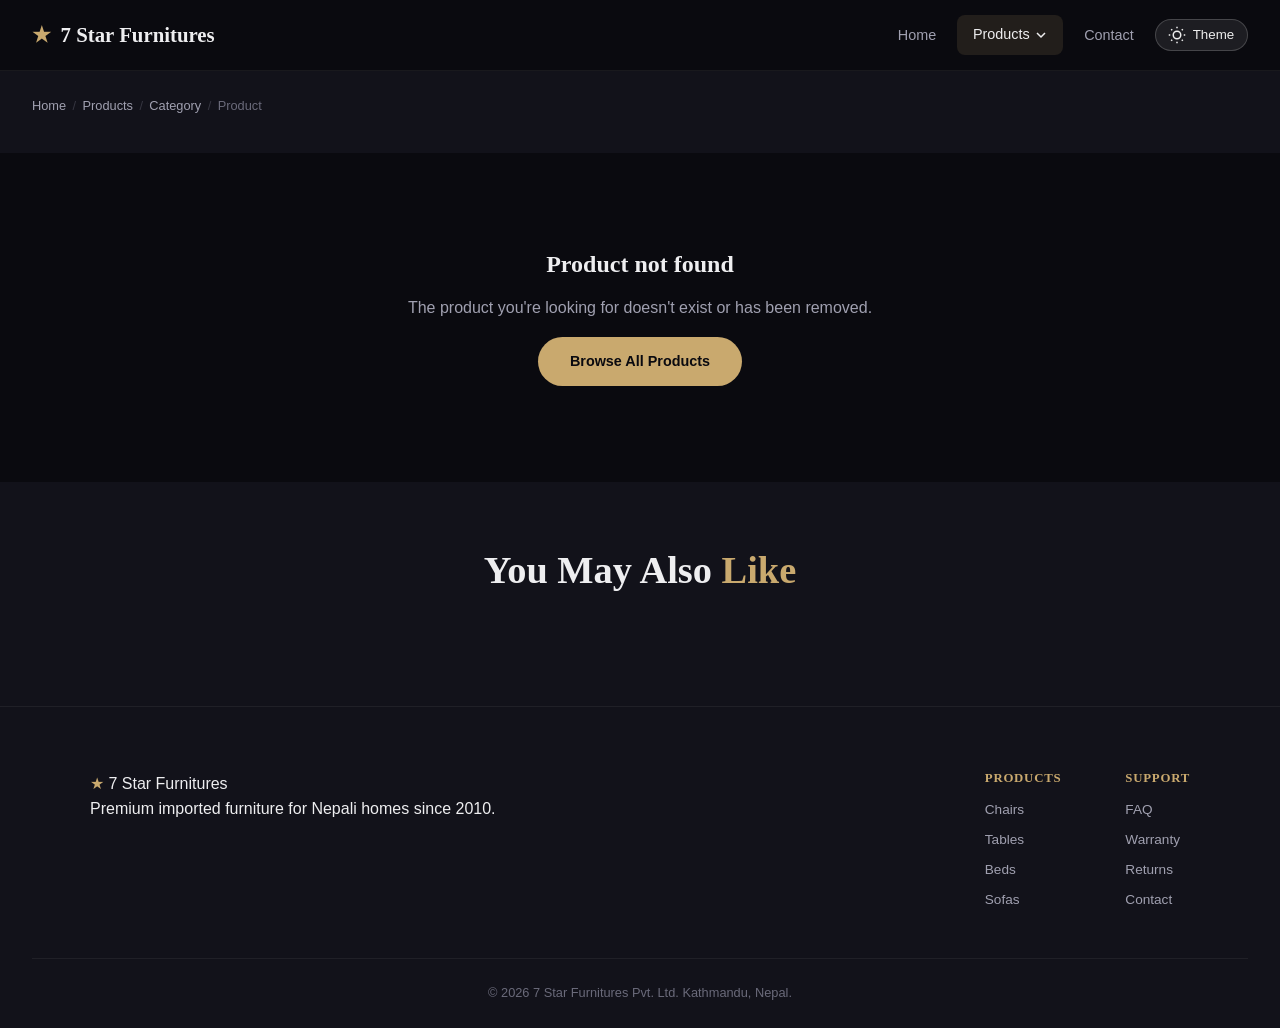
<file: pages/product.html>
<!DOCTYPE html>
<html lang="en" data-theme="dark">
<head>
  <meta charset="UTF-8" />
  <meta name="viewport" content="width=device-width, initial-scale=1.0" />
  <meta http-equiv="X-Frame-Options" content="DENY" />
  <meta http-equiv="X-Content-Type-Options" content="nosniff" />
  <meta name="referrer" content="strict-origin-when-cross-origin" />
  <meta http-equiv="Content-Security-Policy" content="default-src 'self'; script-src 'self'; style-src 'self' 'unsafe-inline' https://fonts.googleapis.com; font-src https://fonts.gstatic.com; img-src 'self' data:; frame-src 'none';" />

  <!-- Base SEO (JS updates title + OG dynamically per product) -->
  <title>Product - 7 Star Furnitures Nepal</title>
  <meta name="description" content="View product details, specifications, colors, and pricing. Premium imported furniture with free delivery in Kathmandu Valley on orders above Rs. 50,000." />
  <meta name="robots" content="index, follow" />

  <meta property="og:type" content="product" />
  <meta property="og:site_name" content="7 Star Furnitures" />
  <meta name="twitter:card" content="summary_large_image" />
  <link rel="stylesheet" href="../css/variables.css" />
  <link rel="stylesheet" href="../css/base.css" />
  <link rel="stylesheet" href="../css/components.css" />
  <link rel="stylesheet" href="../css/product-detail.css" />
  <link rel="stylesheet" href="../css/responsive.css" />
  <link href="https://fonts.googleapis.com/css2?family=Playfair+Display:wght@400;600;700&family=Inter:wght@300;400;500;600&display=swap" rel="stylesheet" />
</head>
<body>

  <!-- NAVBAR -->
  <nav class="navbar" id="navbar">
    <div class="nav-inner">
      <a href="../index.html" class="logo">
        <span class="logo-icon">★</span>
        <span class="logo-text">7 Star <span class="logo-accent">Furnitures</span></span>
      </a>
      <ul class="nav-links">
        <li><a href="../index.html" class="nav-link">Home</a></li>
        <li class="dropdown">
          <a href="products.html" class="nav-link dropdown-toggle active">
            Products <svg class="chevron" width="12" height="12" viewBox="0 0 12 12"><path d="M2 4l4 4 4-4" stroke="currentColor" stroke-width="1.5" fill="none"/></svg>
          </a>
          <div class="dropdown-mega">
            <div class="dropdown-inner">
              <div class="dropdown-col">
                <h4 class="dropdown-heading">Chairs</h4>
                <a href="products.html?category=Chairs&sub=Office" class="dropdown-item">Office Chairs</a>
                <a href="products.html?category=Chairs&sub=Home" class="dropdown-item">Home Chairs</a>
                <a href="products.html?category=Chairs&sub=Bar" class="dropdown-item">Bar Stools</a>
                <a href="products.html?category=Chairs&sub=Single Dining Chairs" class="dropdown-item">Dining Chairs</a>
              </div>
              <div class="dropdown-col">
                <h4 class="dropdown-heading">Tables</h4>
                <a href="products.html?category=Tables&sub=Office" class="dropdown-item">Office Tables</a>
                <a href="products.html?category=Tables&sub=Home Desk" class="dropdown-item">Home Desks</a>
                <a href="products.html?category=Tables&sub=Computer Table" class="dropdown-item">Computer Tables</a>
                <a href="products.html?category=Tables&sub=Tea Table" class="dropdown-item">Tea Tables</a>
                <a href="products.html?category=Tables&sub=Dining Set" class="dropdown-item">Dining Sets</a>
              </div>
              <div class="dropdown-col">
                <h4 class="dropdown-heading">Beds</h4>
                <a href="products.html?category=Beds&sub=Single" class="dropdown-item">Single Bed</a>
                <a href="products.html?category=Beds&sub=Double" class="dropdown-item">Double Bed</a>
                <a href="products.html?category=Beds&sub=King" class="dropdown-item">King Size</a>
                <a href="products.html?category=Beds&sub=Queen" class="dropdown-item">Queen Size</a>
                <a href="products.html?category=Beds&sub=Round" class="dropdown-item">Round Bed</a>
              </div>
              <div class="dropdown-col">
                <h4 class="dropdown-heading">Sofas / Couches</h4>
                <a href="products.html?category=Sofas / Couches&sub=5 Seater" class="dropdown-item">5 Seater</a>
                <a href="products.html?category=Sofas / Couches&sub=7 Seater" class="dropdown-item">7 Seater</a>
                <a href="products.html?category=Sofas / Couches&sub=10 Seater" class="dropdown-item">10 Seater</a>
                <a href="products.html?category=Sofas / Couches&sub=15 Seater" class="dropdown-item">15 Seater</a>
                <a href="products.html?category=Sofas / Couches&sub=L-Shaped" class="dropdown-item">L-Shaped</a>
              </div>
            </div>
          </div>
        </li>
        <li><a href="../index.html#contact" class="nav-link">Contact</a></li>
        <li class="theme-toggle-wrap">
          <button class="theme-toggle" id="themeToggle" aria-label="Toggle theme">
            <svg class="icon-sun" width="18" height="18" viewBox="0 0 24 24" fill="none" stroke="currentColor" stroke-width="2"><circle cx="12" cy="12" r="5"/><path d="M12 1v2M12 21v2M4.22 4.22l1.42 1.42M18.36 18.36l1.42 1.42M1 12h2M21 12h2M4.22 19.78l1.42-1.42M18.36 5.64l1.42-1.42"/></svg>
            <svg class="icon-moon" width="18" height="18" viewBox="0 0 24 24" fill="none" stroke="currentColor" stroke-width="2"><path d="M21 12.79A9 9 0 1111.21 3 7 7 0 0021 12.79z"/></svg>
            <span class="toggle-label">Theme</span>
          </button>
        </li>
      </ul>
      <button class="hamburger" id="hamburger" aria-label="Menu"><span></span><span></span><span></span></button>
    </div>
  </nav>

  <!-- BREADCRUMB -->
  <section class="page-header page-header-sm">
    <div class="page-header-inner">
      <nav class="breadcrumb" id="breadcrumb">
        <a href="../index.html">Home</a><span class="bc-sep">/</span>
        <a href="products.html">Products</a><span class="bc-sep">/</span>
        <a href="#" id="bcCategory">Category</a><span class="bc-sep">/</span>
        <span id="bcProduct">Product</span>
      </nav>
    </div>
  </section>

  <!-- PRODUCT DETAIL -->
  <section class="product-detail" id="productDetail">
    <div class="product-detail-inner">
      <div class="product-gallery">
        <div class="gallery-main">
          <img id="mainImage" src="" alt="" />
          <span class="product-badge" id="productBadge"></span>
        </div>
        <div class="gallery-thumbs" id="galleryThumbs"></div>
      </div>
      <div class="product-info">
        <div class="product-meta-top">
          <span class="product-category-tag" id="productCatTag"></span>
          <div class="product-rating-display" id="productRating"></div>
        </div>
        <h1 class="product-name" id="productName">Loading...</h1>
        <div class="product-pricing" id="productPricing"></div>
        <p class="product-desc" id="productDesc"></p>

        <div class="product-option" id="colorOption">
          <label class="option-label">Color:</label>
          <div class="color-options" id="colorOptions"></div>
        </div>
        <div class="product-option">
          <label class="option-label">Quantity:</label>
          <div class="qty-selector">
            <button class="qty-btn" id="qtyMinus">−</button>
            <input type="number" class="qty-input" id="qtyInput" value="1" min="1" max="10" />
            <button class="qty-btn" id="qtyPlus">+</button>
          </div>
        </div>

        <div class="product-actions">
          <button class="btn btn-primary btn-lg" id="addToCart">
            <svg width="20" height="20" viewBox="0 0 24 24" fill="none" stroke="currentColor" stroke-width="2"><circle cx="9" cy="21" r="1"/><circle cx="20" cy="21" r="1"/><path d="M1 1h4l2.68 13.39a2 2 0 002 1.61h9.72a2 2 0 002-1.61L23 6H6"/></svg>
            Add to Cart
          </button>
          <button class="btn btn-outline btn-lg" id="buyNow">Buy Now</button>
        </div>
        <div class="product-stock" id="productStock"></div>

        <div class="product-specs">
          <h3 class="specs-title">Specifications</h3>
          <table class="specs-table" id="specsTable"></table>
        </div>
        <div class="product-features">
          <h3 class="specs-title">Features</h3>
          <ul class="features-list" id="featuresList"></ul>
        </div>

        <div class="trust-badges">
          <div class="trust-badge">
            <svg width="20" height="20" viewBox="0 0 24 24" fill="none" stroke="currentColor" stroke-width="1.5"><path d="M12 22s8-4 8-10V5l-8-3-8 3v7c0 6 8 10 8 10z"/></svg>
            <span>Quality Guaranteed</span>
          </div>
          <div class="trust-badge">
            <svg width="20" height="20" viewBox="0 0 24 24" fill="none" stroke="currentColor" stroke-width="1.5"><rect x="1" y="3" width="15" height="13"/><polygon points="16 8 20 8 23 11 23 16 16 16 16 8"/><circle cx="5.5" cy="18.5" r="2.5"/><circle cx="18.5" cy="18.5" r="2.5"/></svg>
            <span>Free Delivery Above Rs. 50,000</span>
          </div>
          <div class="trust-badge">
            <svg width="20" height="20" viewBox="0 0 24 24" fill="none" stroke="currentColor" stroke-width="1.5"><polyline points="23 4 23 10 17 10"/><path d="M20.49 15a9 9 0 1 1-2.12-9.36L23 10"/></svg>
            <span>7-Day Easy Returns</span>
          </div>
          <div class="trust-badge">
            <svg width="20" height="20" viewBox="0 0 24 24" fill="none" stroke="currentColor" stroke-width="1.5"><rect x="1" y="4" width="22" height="16" rx="2" ry="2"/><line x1="1" y1="10" x2="23" y2="10"/></svg>
            <span>eSewa / Khalti / COD</span>
          </div>
        </div>
      </div>
    </div>
  </section>

  <!-- RELATED -->
  <section class="related-products">
    <div class="section-inner">
      <h2 class="section-title">You May Also <span class="accent">Like</span></h2>
      <div class="products-grid" id="relatedGrid"></div>
    </div>
  </section>

  <!-- FOOTER -->
  <footer class="footer">
    <div class="footer-inner">
      <div class="footer-brand">
        <span class="logo-icon">★</span>
        <span class="logo-text">7 Star <span class="logo-accent">Furnitures</span></span>
        <p class="footer-tagline">Premium imported furniture for Nepali homes since 2010.</p>
      </div>
      <div class="footer-links">
        <div class="footer-col"><h4>Products</h4><a href="products.html?category=Chairs">Chairs</a><a href="products.html?category=Tables">Tables</a><a href="products.html?category=Beds">Beds</a><a href="products.html?category=Sofas / Couches">Sofas</a></div>
        <div class="footer-col"><h4>Support</h4><a href="#">FAQ</a><a href="#">Warranty</a><a href="#">Returns</a><a href="../index.html#contact">Contact</a></div>
      </div>
    </div>
    <div class="footer-bottom"><p>&copy; 2026 7 Star Furnitures Pvt. Ltd. Kathmandu, Nepal.</p></div>
  </footer>

  <script src="../js/data/products.js"></script>
  <script src="../js/common.js"></script>
  <script src="../js/product-page.js"></script>
</body>
</html>
</file>
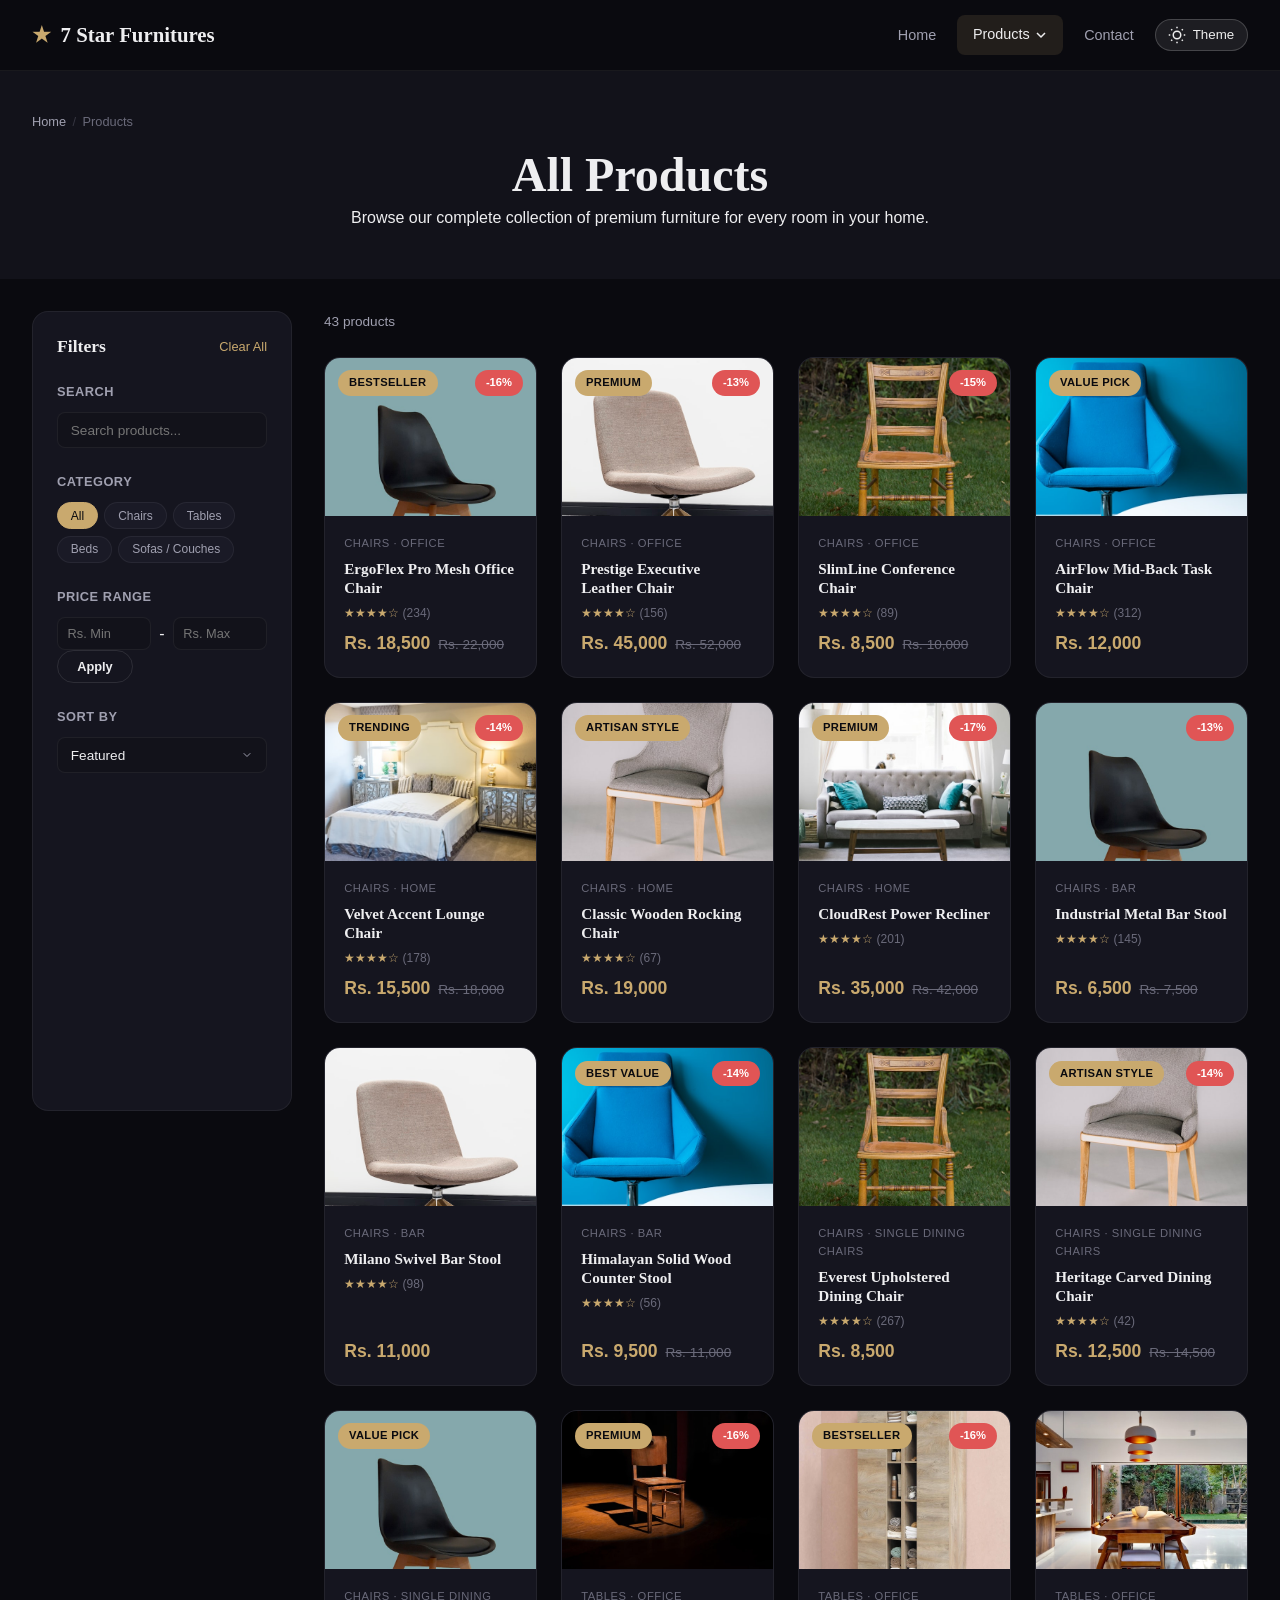
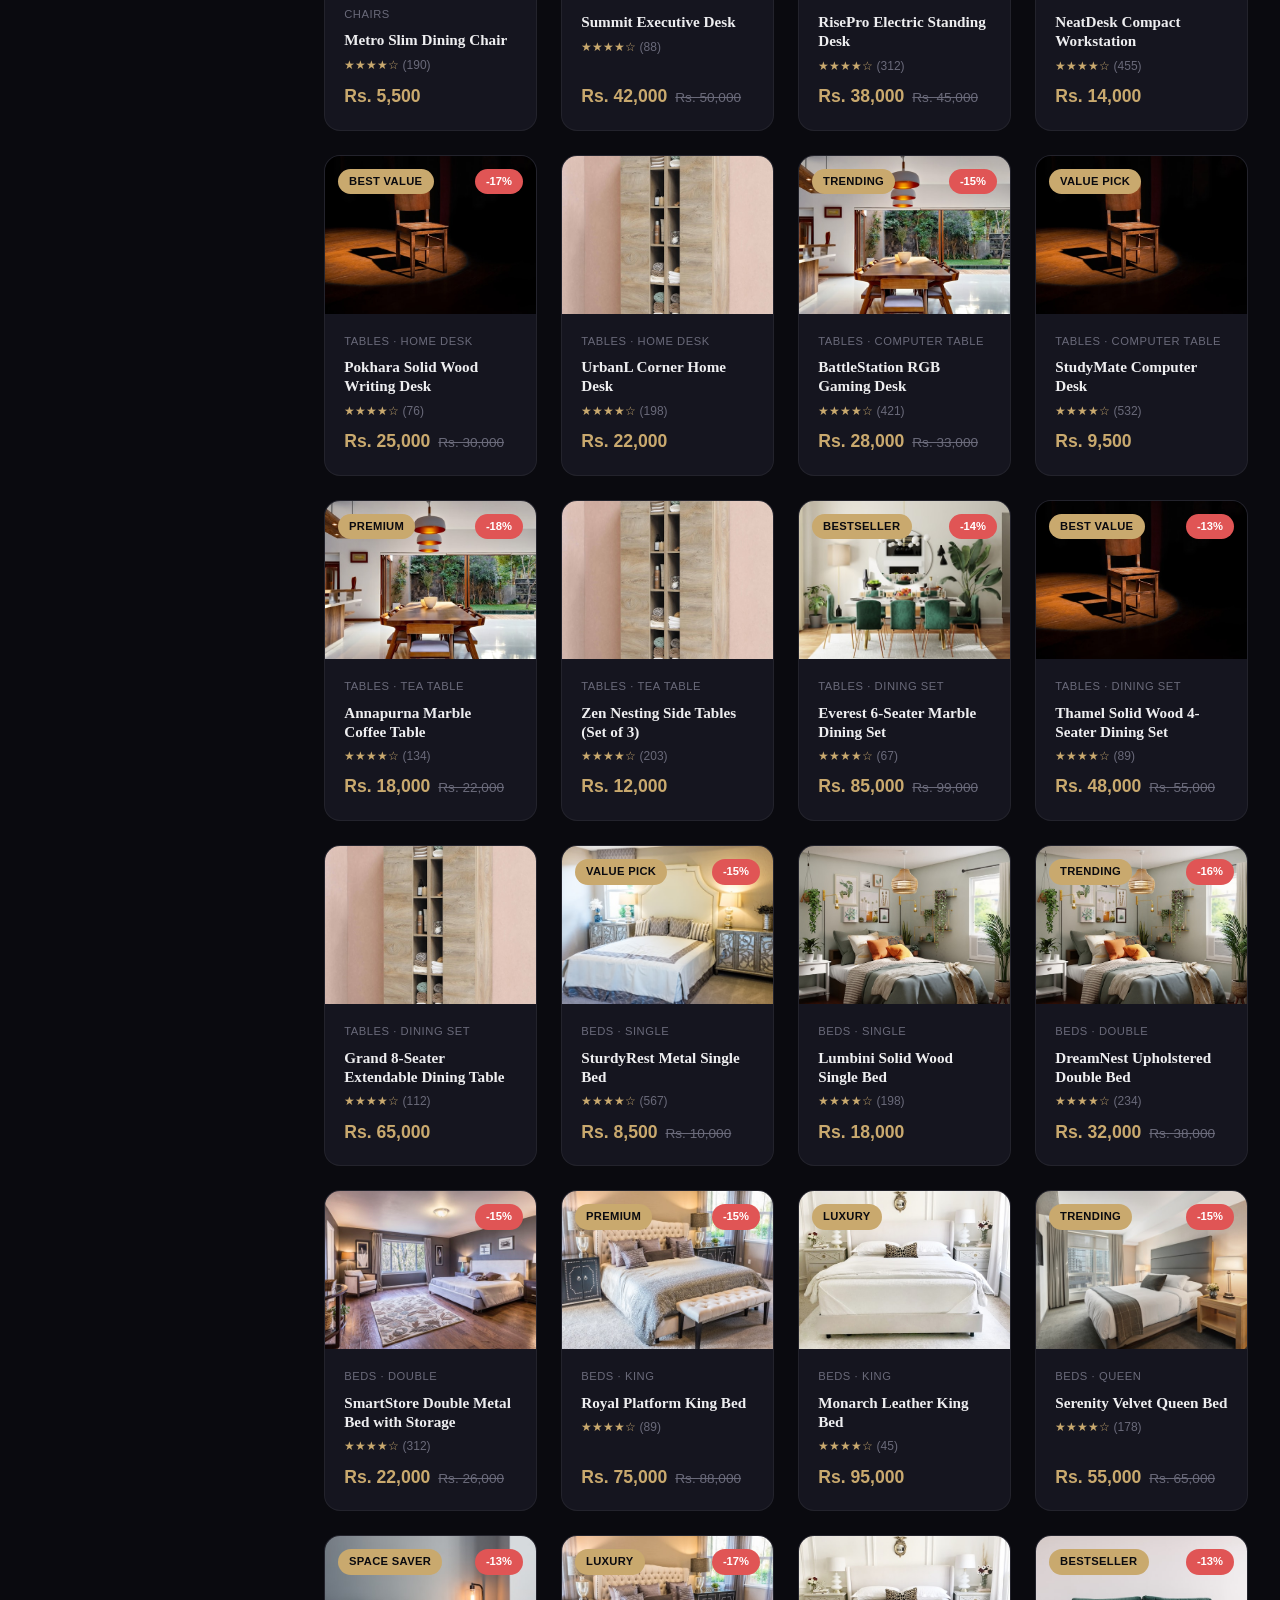
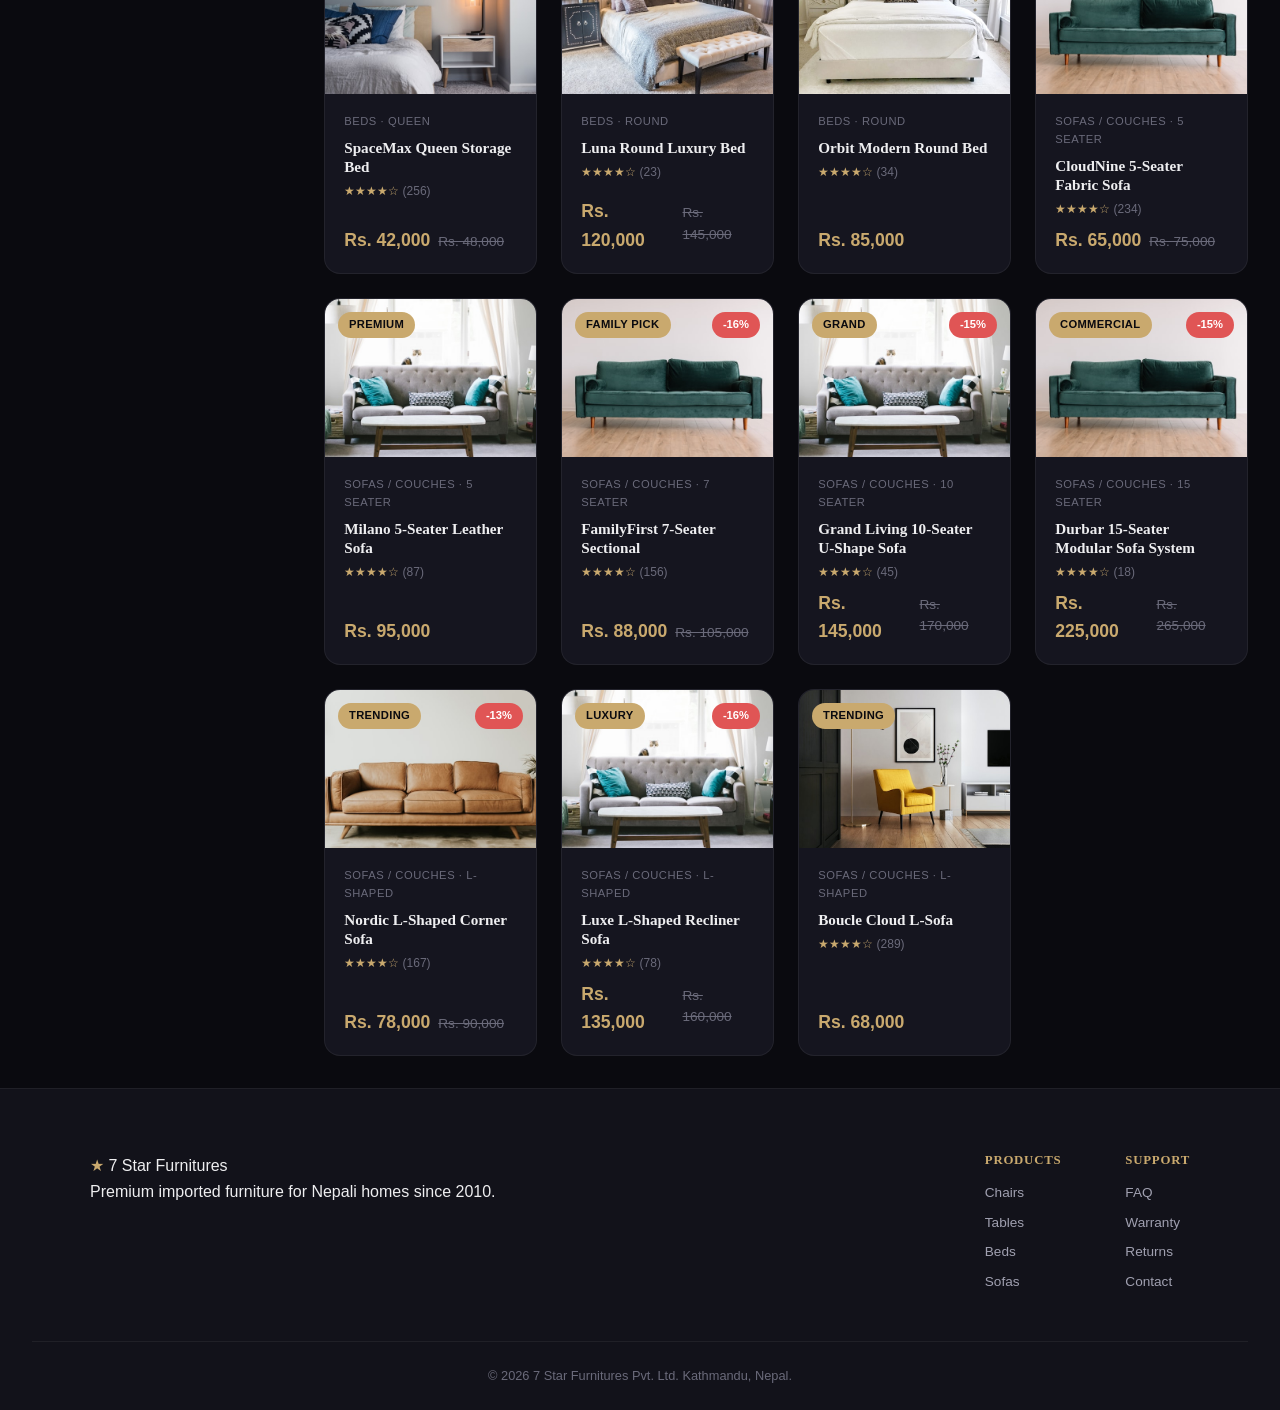
<file: pages/products.html>
<!DOCTYPE html>
<html lang="en" data-theme="dark">
<head>
  <meta charset="UTF-8" />
  <meta name="viewport" content="width=device-width, initial-scale=1.0" />
  <meta http-equiv="X-Frame-Options" content="DENY" />
  <meta http-equiv="X-Content-Type-Options" content="nosniff" />
  <meta name="referrer" content="strict-origin-when-cross-origin" />
  <meta http-equiv="Content-Security-Policy" content="default-src 'self'; script-src 'self'; style-src 'self' 'unsafe-inline' https://fonts.googleapis.com; font-src https://fonts.gstatic.com; img-src 'self' data:; frame-src 'none';" />

  <title>Shop Furniture Online - Chairs, Tables, Beds, Sofas | 7 Star Furnitures Nepal</title>
  <meta name="title" content="Shop Furniture Online - Chairs, Tables, Beds, Sofas | 7 Star Furnitures Nepal" />
  <meta name="description" content="Browse 350+ premium imported furniture pieces. Office chairs from Rs. 8,500, dining sets from Rs. 48,000, king beds from Rs. 75,000, L-shaped sofas from Rs. 68,000. Filter by category, price, and rating. Free delivery above Rs. 50,000." />
  <meta name="keywords" content="buy furniture online Nepal, office chair price Nepal, dining table Kathmandu, sofa set Nepal, bed price Kathmandu, furniture shop online, imported furniture price, ergonomic chair Nepal, standing desk Nepal, king size bed Nepal" />
  <meta name="robots" content="index, follow" />
  <link rel="canonical" href="https://bit-nk.github.io/seven-star-furnitures/pages/products.html" />

  <meta property="og:type" content="website" />
  <meta property="og:url" content="https://bit-nk.github.io/seven-star-furnitures/pages/products.html" />
  <meta property="og:title" content="Shop Furniture Online - 7 Star Furnitures Nepal" />
  <meta property="og:description" content="Browse 350+ premium imported chairs, tables, beds, and sofas. Direct factory prices. Free delivery in Kathmandu Valley." />
  <meta property="og:image" content="https://bit-nk.github.io/seven-star-furnitures/assets/images/LargeDining.jpeg" />

  <meta name="twitter:card" content="summary_large_image" />
  <meta name="twitter:title" content="Shop Furniture Online - 7 Star Furnitures Nepal" />
  <meta name="twitter:description" content="Browse 350+ premium imported chairs, tables, beds, and sofas at direct factory prices." />
  <meta name="twitter:image" content="https://bit-nk.github.io/seven-star-furnitures/assets/images/LargeDining.jpeg" />

  <!-- Structured Data: Product Collection -->
  <script type="application/ld+json">
  {
    "@context": "https://schema.org",
    "@type": "CollectionPage",
    "name": "Furniture Products - 7 Star Furnitures",
    "description": "Browse 350+ premium imported furniture pieces across chairs, tables, beds, and sofas.",
    "url": "https://bit-nk.github.io/seven-star-furnitures/pages/products.html",
    "isPartOf": {
      "@type": "WebSite",
      "name": "7 Star Furnitures",
      "url": "https://bit-nk.github.io/seven-star-furnitures/"
    },
    "breadcrumb": {
      "@type": "BreadcrumbList",
      "itemListElement": [
        {"@type": "ListItem", "position": 1, "name": "Home", "item": "https://bit-nk.github.io/seven-star-furnitures/"},
        {"@type": "ListItem", "position": 2, "name": "Products", "item": "https://bit-nk.github.io/seven-star-furnitures/pages/products.html"}
      ]
    }
  }
  </script>
  <link rel="stylesheet" href="../css/variables.css" />
  <link rel="stylesheet" href="../css/base.css" />
  <link rel="stylesheet" href="../css/components.css" />
  <link rel="stylesheet" href="../css/products-page.css" />
  <link rel="stylesheet" href="../css/responsive.css" />
  <link href="https://fonts.googleapis.com/css2?family=Playfair+Display:wght@400;600;700&family=Inter:wght@300;400;500;600&display=swap" rel="stylesheet" />
</head>
<body>

  <!-- NAVBAR -->
  <nav class="navbar" id="navbar">
    <div class="nav-inner">
      <a href="../index.html" class="logo">
        <span class="logo-icon">★</span>
        <span class="logo-text">7 Star <span class="logo-accent">Furnitures</span></span>
      </a>
      <ul class="nav-links">
        <li><a href="../index.html" class="nav-link">Home</a></li>
        <li class="dropdown">
          <a href="products.html" class="nav-link dropdown-toggle active">
            Products <svg class="chevron" width="12" height="12" viewBox="0 0 12 12"><path d="M2 4l4 4 4-4" stroke="currentColor" stroke-width="1.5" fill="none"/></svg>
          </a>
          <div class="dropdown-mega">
            <div class="dropdown-inner">
              <div class="dropdown-col">
                <h4 class="dropdown-heading">Chairs</h4>
                <a href="products.html?category=Chairs&sub=Office" class="dropdown-item">Office Chairs</a>
                <a href="products.html?category=Chairs&sub=Home" class="dropdown-item">Home Chairs</a>
                <a href="products.html?category=Chairs&sub=Bar" class="dropdown-item">Bar Stools</a>
                <a href="products.html?category=Chairs&sub=Single Dining Chairs" class="dropdown-item">Dining Chairs</a>
              </div>
              <div class="dropdown-col">
                <h4 class="dropdown-heading">Tables</h4>
                <a href="products.html?category=Tables&sub=Office" class="dropdown-item">Office Tables</a>
                <a href="products.html?category=Tables&sub=Home Desk" class="dropdown-item">Home Desks</a>
                <a href="products.html?category=Tables&sub=Computer Table" class="dropdown-item">Computer Tables</a>
                <a href="products.html?category=Tables&sub=Tea Table" class="dropdown-item">Tea Tables</a>
                <a href="products.html?category=Tables&sub=Dining Set" class="dropdown-item">Dining Sets</a>
              </div>
              <div class="dropdown-col">
                <h4 class="dropdown-heading">Beds</h4>
                <a href="products.html?category=Beds&sub=Single" class="dropdown-item">Single Bed</a>
                <a href="products.html?category=Beds&sub=Double" class="dropdown-item">Double Bed</a>
                <a href="products.html?category=Beds&sub=King" class="dropdown-item">King Size</a>
                <a href="products.html?category=Beds&sub=Queen" class="dropdown-item">Queen Size</a>
                <a href="products.html?category=Beds&sub=Round" class="dropdown-item">Round Bed</a>
              </div>
              <div class="dropdown-col">
                <h4 class="dropdown-heading">Sofas / Couches</h4>
                <a href="products.html?category=Sofas / Couches&sub=5 Seater" class="dropdown-item">5 Seater</a>
                <a href="products.html?category=Sofas / Couches&sub=7 Seater" class="dropdown-item">7 Seater</a>
                <a href="products.html?category=Sofas / Couches&sub=10 Seater" class="dropdown-item">10 Seater</a>
                <a href="products.html?category=Sofas / Couches&sub=15 Seater" class="dropdown-item">15 Seater</a>
                <a href="products.html?category=Sofas / Couches&sub=L-Shaped" class="dropdown-item">L-Shaped</a>
              </div>
            </div>
          </div>
        </li>
        <li><a href="../index.html#contact" class="nav-link">Contact</a></li>
        <li class="theme-toggle-wrap">
          <button class="theme-toggle" id="themeToggle" aria-label="Toggle theme">
            <svg class="icon-sun" width="18" height="18" viewBox="0 0 24 24" fill="none" stroke="currentColor" stroke-width="2"><circle cx="12" cy="12" r="5"/><path d="M12 1v2M12 21v2M4.22 4.22l1.42 1.42M18.36 18.36l1.42 1.42M1 12h2M21 12h2M4.22 19.78l1.42-1.42M18.36 5.64l1.42-1.42"/></svg>
            <svg class="icon-moon" width="18" height="18" viewBox="0 0 24 24" fill="none" stroke="currentColor" stroke-width="2"><path d="M21 12.79A9 9 0 1111.21 3 7 7 0 0021 12.79z"/></svg>
            <span class="toggle-label">Theme</span>
          </button>
        </li>
      </ul>
      <button class="hamburger" id="hamburger" aria-label="Menu"><span></span><span></span><span></span></button>
    </div>
  </nav>

  <!-- PAGE HEADER -->
  <section class="page-header">
    <div class="page-header-inner">
      <nav class="breadcrumb" id="breadcrumb">
        <a href="../index.html">Home</a><span class="bc-sep">/</span><span id="bcCategory">Products</span>
      </nav>
      <h1 class="page-title" id="pageTitle">All Products</h1>
      <p class="page-sub" id="pageSub">Browse our complete collection of premium imported furniture for every room in your home.</p>
    </div>
  </section>

  <!-- FILTERS + GRID -->
  <section class="products-page">
    <div class="products-page-inner">
      <aside class="filters-sidebar" id="filtersSidebar">
        <div class="filter-header"><h3>Filters</h3><button class="filter-clear" id="filterClear">Clear All</button></div>
        <div class="filter-group">
          <label class="filter-label">Search</label>
          <input type="text" class="filter-search" id="filterSearch" placeholder="Search products..." />
        </div>
        <div class="filter-group">
          <label class="filter-label">Category</label>
          <div class="filter-options" id="filterCategories"></div>
        </div>
        <div class="filter-group" id="filterSubGroup" style="display:none;">
          <label class="filter-label">Subcategory</label>
          <div class="filter-options" id="filterSubcategories"></div>
        </div>
        <div class="filter-group">
          <label class="filter-label">Price Range</label>
          <div class="price-range">
            <input type="number" id="priceMin" placeholder="Rs. Min" min="0" />
            <span>-</span>
            <input type="number" id="priceMax" placeholder="Rs. Max" min="0" />
          </div>
          <button class="btn btn-sm btn-outline" id="priceApply">Apply</button>
        </div>
        <div class="filter-group">
          <label class="filter-label">Sort By</label>
          <select class="filter-select" id="filterSort">
            <option value="featured">Featured</option>
            <option value="price-low">Price: Low to High</option>
            <option value="price-high">Price: High to Low</option>
            <option value="rating">Highest Rated</option>
            <option value="name">Name A–Z</option>
          </select>
        </div>
        <button class="filter-close-mobile" id="filterCloseMobile">Apply Filters</button>
      </aside>

      <div class="products-main">
        <div class="products-toolbar">
          <span class="results-count" id="resultsCount">0 products</span>
          <button class="btn btn-sm btn-outline filter-toggle-mobile" id="filterToggleMobile">
            <svg width="16" height="16" viewBox="0 0 24 24" fill="none" stroke="currentColor" stroke-width="2"><path d="M4 21v-7M4 10V3M12 21v-9M12 8V3M20 21v-5M20 12V3M1 14h6M9 8h6M17 16h6"/></svg>
            Filters
          </button>
        </div>
        <div class="products-grid" id="productsGrid"></div>
        <div class="no-results" id="noResults" style="display:none;">
          <svg width="64" height="64" viewBox="0 0 24 24" fill="none" stroke="currentColor" stroke-width="1"><circle cx="11" cy="11" r="8"/><path d="M21 21l-4.35-4.35"/></svg>
          <h3>No products found</h3>
          <p>Try adjusting your filters or search terms.</p>
          <button class="btn btn-primary" id="resetFilters">Reset Filters</button>
        </div>
      </div>
    </div>
  </section>

  <!-- FOOTER -->
  <footer class="footer">
    <div class="footer-inner">
      <div class="footer-brand">
        <span class="logo-icon">★</span>
        <span class="logo-text">7 Star <span class="logo-accent">Furnitures</span></span>
        <p class="footer-tagline">Premium imported furniture for Nepali homes since 2010.</p>
      </div>
      <div class="footer-links">
        <div class="footer-col"><h4>Products</h4><a href="products.html?category=Chairs">Chairs</a><a href="products.html?category=Tables">Tables</a><a href="products.html?category=Beds">Beds</a><a href="products.html?category=Sofas / Couches">Sofas</a></div>
        <div class="footer-col"><h4>Support</h4><a href="#">FAQ</a><a href="#">Warranty</a><a href="#">Returns</a><a href="../index.html#contact">Contact</a></div>
      </div>
    </div>
    <div class="footer-bottom"><p>&copy; 2026 7 Star Furnitures Pvt. Ltd. Kathmandu, Nepal.</p></div>
  </footer>

  <script src="../js/data/products.js"></script>
  <script src="../js/common.js"></script>
  <script src="../js/products-page.js"></script>
</body>
</html>
</file>
<file: css/variables.css>
/* ==========================================================================
   Variables & Root Styles — 7 Star Furnitures
   ========================================================================== */

:root {
  --font-display: 'Playfair Display', Georgia, serif;
  --font-body: 'Inter', -apple-system, BlinkMacSystemFont, 'Segoe UI', sans-serif;
  --ease-out: cubic-bezier(0.25, 0.46, 0.45, 0.94);
  --ease-in-out: cubic-bezier(0.42, 0, 0.58, 1);
  --ease-spring: cubic-bezier(0.34, 1.56, 0.64, 1);
}

/* ---------- Dark Theme ---------- */
[data-theme="dark"] {
  --bg: #0a0a0f;
  --bg-2: #12121a;
  --bg-3: #1a1a26;
  --bg-card: #15151f;
  --text: #eeeef0;
  --text-2: #a0a0b0;
  --text-3: #6a6a7a;
  --accent: #c9a96e;
  --accent-hover: #e8c87e;
  --accent-glow: rgba(201, 169, 110, 0.12);
  --border: rgba(255, 255, 255, 0.06);
  --border-2: rgba(255, 255, 255, 0.1);
  --shadow: rgba(0, 0, 0, 0.4);
  --nav-bg: rgba(10, 10, 15, 0.85);
  --green: #4caf7c;
  --red: #e05555;
  --furniture: #2a2a36;
}

/* ---------- Light Theme ---------- */
[data-theme="light"] {
  --bg: #faf9f6;
  --bg-2: #f0efe8;
  --bg-3: #e8e6dd;
  --bg-card: #ffffff;
  --text: #1a1a2e;
  --text-2: #555566;
  --text-3: #888899;
  --accent: #9a7530;
  --accent-hover: #b8923e;
  --accent-glow: rgba(154, 117, 48, 0.1);
  --border: rgba(0, 0, 0, 0.07);
  --border-2: rgba(0, 0, 0, 0.12);
  --shadow: rgba(0, 0, 0, 0.1);
  --nav-bg: rgba(250, 249, 246, 0.88);
  --green: #2e8b57;
  --red: #d04040;
  --furniture: #d5d0c4;
}

/* ---------- CSS Reset ---------- */
*,
*::before,
*::after {
  margin: 0;
  padding: 0;
  box-sizing: border-box;
}

html {
  scroll-behavior: smooth;
  -webkit-text-size-adjust: 100%;
}

body {
  font-family: var(--font-body);
  background: var(--bg);
  color: var(--text);
  line-height: 1.6;
  -webkit-font-smoothing: antialiased;
  -moz-osx-font-smoothing: grayscale;
  transition: background 0.4s var(--ease-out), color 0.4s var(--ease-out);
}

/* ---------- Base Typography ---------- */
h1, h2, h3, h4 {
  font-family: var(--font-display);
  line-height: 1.25;
  font-weight: 700;
}

a {
  text-decoration: none;
  color: inherit;
}

img {
  max-width: 100%;
  display: block;
}

ul {
  list-style: none;
}

/* ---------- Utility ---------- */
.accent {
  color: var(--accent);
}
</file>
<file: css/base.css>
/* ==========================================================================
   Buttons & Form Elements — 7 Star Furnitures
   ========================================================================== */

/* ---------- Buttons ---------- */
.btn {
  display: inline-flex;
  align-items: center;
  justify-content: center;
  gap: 0.5rem;
  padding: 0.8rem 2rem;
  font-size: 0.9rem;
  font-weight: 600;
  font-family: var(--font-body);
  border: none;
  border-radius: 50px;
  cursor: pointer;
  transition: all 0.3s var(--ease-out);
  white-space: nowrap;
}

.btn-primary {
  background: var(--accent);
  color: #0a0a0f;
}

.btn-primary:hover {
  background: var(--accent-hover);
  transform: translateY(-2px);
  box-shadow: 0 8px 24px rgba(201, 169, 110, 0.25);
}

.btn-outline {
  background: transparent;
  border: 1.5px solid var(--border-2);
  color: var(--text);
}

.btn-outline:hover {
  border-color: var(--accent);
  color: var(--accent);
}

.btn-full {
  width: 100%;
}

.btn-sm {
  padding: 0.5rem 1.2rem;
  font-size: 0.8rem;
}

.btn-lg {
  padding: 1rem 2.5rem;
  font-size: 1rem;
}

/* ---------- Form Elements ---------- */
.form-group {
  margin-bottom: 1.2rem;
}

.form-group label {
  display: block;
  font-size: 0.8rem;
  font-weight: 600;
  color: var(--text-2);
  text-transform: uppercase;
  letter-spacing: 0.04em;
  margin-bottom: 0.4rem;
}

.form-group input,
.form-group select,
.form-group textarea {
  width: 100%;
  padding: 0.75rem 1rem;
  font-size: 0.9rem;
  font-family: var(--font-body);
  background: var(--bg-2);
  color: var(--text);
  border: 1.5px solid var(--border-2);
  border-radius: 12px;
  outline: none;
  transition: border-color 0.3s var(--ease-out), box-shadow 0.3s var(--ease-out);
}

.form-group input:focus,
.form-group select:focus,
.form-group textarea:focus {
  border-color: var(--accent);
  box-shadow: 0 0 0 3px var(--accent-glow);
}

.form-group select {
  appearance: none;
  -webkit-appearance: none;
  background-image: url("data:image/svg+xml,%3Csvg xmlns='http://www.w3.org/2000/svg' width='12' height='12' viewBox='0 0 24 24' fill='none' stroke='%23a0a0b0' stroke-width='2' stroke-linecap='round' stroke-linejoin='round'%3E%3Cpolyline points='6 9 12 15 18 9'/%3E%3C/svg%3E");
  background-repeat: no-repeat;
  background-position: right 1rem center;
  padding-right: 2.5rem;
}

.form-group textarea {
  resize: vertical;
  min-height: 100px;
}

.form-group input::placeholder,
.form-group textarea::placeholder {
  color: var(--text-3);
}

.form-note {
  font-size: 0.75rem;
  color: var(--text-3);
  margin-top: 0.3rem;
}
</file>
<file: css/components.css>
/* ==========================================================================
   Components — Navbar, Footer, Product Cards, Sections, Breadcrumb
   7 Star Furnitures
   ========================================================================== */

/* ==========================================================================
   NAVBAR
   ========================================================================== */

.navbar {
  position: fixed;
  top: 0;
  left: 0;
  width: 100%;
  z-index: 1000;
  background: var(--nav-bg);
  backdrop-filter: blur(20px);
  -webkit-backdrop-filter: blur(20px);
  border-bottom: 1px solid var(--border);
  transition: box-shadow 0.3s var(--ease-out);
}

.navbar.scrolled {
  box-shadow: 0 4px 30px var(--shadow);
}

.nav-inner {
  max-width: 1300px;
  margin: 0 auto;
  display: flex;
  align-items: center;
  justify-content: space-between;
  height: 70px;
  padding: 0 2rem;
}

/* Logo */
.logo {
  display: flex;
  align-items: center;
  gap: 0.6rem;
  font-family: var(--font-display);
  font-size: 1.3rem;
  font-weight: 700;
  color: var(--text);
}

.logo-icon {
  color: var(--accent);
  animation: starPulse 3s ease-in-out infinite;
}

@keyframes starPulse {
  0%, 100% { transform: scale(1); }
  50% { transform: scale(1.15); }
}

/* Nav Links */
.nav-links {
  display: flex;
  align-items: center;
  list-style: none;
  gap: 0.3rem;
}

.nav-link {
  padding: 0.5rem 1rem;
  font-size: 0.9rem;
  font-weight: 500;
  color: var(--text-2);
  border-radius: 8px;
  transition: color 0.3s var(--ease-out), background 0.3s var(--ease-out);
}

.nav-link:hover,
.nav-link.active {
  color: var(--text);
  background: var(--accent-glow);
}

/* Dropdown */
.dropdown {
  position: relative;
}

.dropdown-toggle {
  display: flex;
  align-items: center;
  gap: 0.35rem;
  cursor: pointer;
}

.chevron {
  transition: transform 0.3s var(--ease-out);
}

.dropdown:hover .chevron,
.dropdown.open .chevron {
  transform: rotate(180deg);
}

.dropdown-mega {
  position: absolute;
  top: calc(100% + 12px);
  left: 50%;
  transform: translateX(-50%) translateY(8px);
  width: 680px;
  background: var(--bg-card);
  border: 1px solid var(--border);
  border-radius: 16px;
  padding: 2rem;
  opacity: 0;
  visibility: hidden;
  transition: opacity 0.3s var(--ease-out), transform 0.3s var(--ease-out), visibility 0.3s;
  box-shadow: 0 16px 48px var(--shadow);
}

.dropdown-mega::before {
  content: '';
  position: absolute;
  top: -20px;
  left: 0;
  width: 100%;
  height: 20px;
}

.dropdown:hover .dropdown-mega,
.dropdown.open .dropdown-mega {
  opacity: 1;
  visibility: visible;
  transform: translateX(-50%) translateY(0);
}

.dropdown-inner {
  display: grid;
  grid-template-columns: repeat(4, 1fr);
  gap: 1.5rem;
}

.dropdown-heading {
  display: flex;
  align-items: center;
  gap: 0.4rem;
  color: var(--accent);
  font-size: 0.85rem;
  font-weight: 600;
  text-transform: uppercase;
  letter-spacing: 0.04em;
  padding-bottom: 0.6rem;
  border-bottom: 1px solid var(--border);
  margin-bottom: 0.6rem;
}

.dropdown-item {
  display: block;
  font-size: 0.85rem;
  color: var(--text-2);
  padding: 0.3rem 0;
  transition: color 0.2s var(--ease-out), padding-left 0.2s var(--ease-out);
}

.dropdown-item:hover {
  color: var(--accent);
  padding-left: 0.3rem;
}

/* Theme Toggle */
.theme-toggle {
  display: flex;
  align-items: center;
  gap: 0.4rem;
  background: var(--bg-3);
  border: 1px solid var(--border-2);
  border-radius: 50px;
  padding: 0.4rem 0.8rem;
  cursor: pointer;
  color: var(--text);
  transition: box-shadow 0.3s var(--ease-out);
}

.theme-toggle:hover {
  border-color: var(--accent);
  color: var(--accent);
  box-shadow: 0 0 0 3px var(--accent-glow);
}

[data-theme="dark"] .theme-toggle {
  background: rgba(255,255,255,0.08);
  border-color: rgba(255,255,255,0.18);
  color: #eee;
}

[data-theme="dark"] .theme-toggle .icon-sun { display: flex; }
[data-theme="dark"] .theme-toggle .icon-moon { display: none; }
[data-theme="light"] .theme-toggle .icon-sun { display: none; }
[data-theme="light"] .theme-toggle .icon-moon { display: flex; }

/* Hamburger */
.hamburger {
  display: none;
  flex-direction: column;
  gap: 5px;
  background: none;
  border: none;
  cursor: pointer;
  padding: 4px;
}

.hamburger span {
  width: 24px;
  height: 2px;
  background: var(--text);
  border-radius: 2px;
  transition: transform 0.3s var(--ease-out), opacity 0.3s var(--ease-out);
}

.hamburger.active span:nth-child(1) {
  transform: rotate(45deg) translate(5px, 5px);
}

.hamburger.active span:nth-child(2) {
  opacity: 0;
}

.hamburger.active span:nth-child(3) {
  transform: rotate(-45deg) translate(5px, -5px);
}


/* ==========================================================================
   FOOTER
   ========================================================================== */

.footer {
  background: var(--bg-2);
  border-top: 1px solid var(--border);
  padding: 4rem 2rem 0;
}

.footer-inner {
  max-width: 1100px;
  margin: 0 auto;
  display: flex;
  justify-content: space-between;
  gap: 3rem;
}

.footer-social {
  display: flex;
  gap: 0.5rem;
  margin-top: 1rem;
}

.social-link {
  width: 36px;
  height: 36px;
  display: flex;
  align-items: center;
  justify-content: center;
  border-radius: 8px;
  background: var(--bg-3);
  border: 1px solid var(--border);
  color: var(--text-2);
  transition: color 0.3s var(--ease-out), border-color 0.3s var(--ease-out);
}

.social-link:hover {
  color: var(--accent);
  border-color: var(--accent);
}

.footer-links {
  display: flex;
  gap: 4rem;
}

.footer-col {
  display: flex;
  flex-direction: column;
  gap: 0.5rem;
}

.footer-col h4 {
  color: var(--accent);
  font-size: 0.8rem;
  text-transform: uppercase;
  letter-spacing: 0.06em;
  margin-bottom: 0.3rem;
}

.footer-col a {
  font-size: 0.85rem;
  color: var(--text-2);
  transition: color 0.2s var(--ease-out);
}

.footer-col a:hover {
  color: var(--accent);
}

.payment-methods {
  font-size: 0.8rem;
  color: var(--text-3);
  margin-top: 0.5rem;
}

.footer-bottom {
  border-top: 1px solid var(--border);
  text-align: center;
  padding: 1.5rem 0;
  margin-top: 3rem;
  font-size: 0.8rem;
  color: var(--text-3);
}


/* ==========================================================================
   PRODUCT CARDS
   ========================================================================== */

.product-card {
  background: var(--bg-card);
  border: 1px solid var(--border);
  border-radius: 16px;
  overflow: hidden;
  display: flex;
  flex-direction: column;
  transition: transform 0.3s var(--ease-out), box-shadow 0.3s var(--ease-out);
}

.product-card:hover {
  transform: translateY(-6px);
  box-shadow: 0 12px 40px var(--shadow);
}

.product-card-img {
  position: relative;
  aspect-ratio: 4 / 3;
  overflow: hidden;
  background: var(--bg-3);
}

.product-card-img img {
  width: 100%;
  height: 100%;
  object-fit: cover;
  transition: transform 0.5s var(--ease-out);
}

.product-card:hover .product-card-img img {
  transform: scale(1.08);
}

.card-badge {
  position: absolute;
  top: 0.8rem;
  left: 0.8rem;
  background: var(--accent);
  color: #0a0a0f;
  font-size: 0.7rem;
  font-weight: 700;
  padding: 0.25rem 0.7rem;
  border-radius: 50px;
  text-transform: uppercase;
  letter-spacing: 0.03em;
}

.card-discount {
  position: absolute;
  top: 0.8rem;
  right: 0.8rem;
  background: var(--red);
  color: #fff;
  font-size: 0.7rem;
  font-weight: 700;
  padding: 0.25rem 0.7rem;
  border-radius: 50px;
}

.product-card-body {
  padding: 1.2rem;
  display: flex;
  flex-direction: column;
  gap: 0.4rem;
  flex: 1;
}

.card-sub {
  font-size: 0.7rem;
  color: var(--text-3);
  text-transform: uppercase;
  letter-spacing: 0.05em;
}

.card-title {
  font-size: 0.95rem;
  font-weight: 600;
  color: var(--text);
}

.card-rating {
  font-size: 0.75rem;
  color: var(--accent);
}

.card-reviews {
  color: var(--text-3);
  font-size: 0.75rem;
}

.card-pricing {
  display: flex;
  align-items: baseline;
  gap: 0.5rem;
  margin-top: auto;
}

.card-price-current {
  font-size: 1.1rem;
  font-weight: 700;
  color: var(--accent);
}

.card-price-old {
  font-size: 0.85rem;
  color: var(--text-3);
  text-decoration: line-through;
}

.products-grid {
  display: grid;
  grid-template-columns: repeat(4, 1fr);
  gap: 1.5rem;
}


/* ==========================================================================
   SHARED SECTION STYLES
   ========================================================================== */

.section-inner {
  max-width: 1200px;
  margin: 0 auto;
  padding: 0 2rem;
}

.section-tag {
  font-size: 0.8rem;
  color: var(--accent);
  text-transform: uppercase;
  letter-spacing: 0.1em;
  font-weight: 600;
}

.section-title {
  font-size: clamp(1.8rem, 3vw, 2.8rem);
  margin-bottom: 1rem;
  color: var(--text);
}

.section-sub {
  color: var(--text-2);
  font-size: 0.95rem;
  margin-bottom: 3rem;
  max-width: 550px;
}

.section-cta {
  margin-top: 3rem;
  text-align: center;
}


/* ==========================================================================
   BREADCRUMB & PAGE HEADER
   ========================================================================== */

.page-header {
  padding: 7rem 2rem 3rem;
  background: var(--bg-2);
  text-align: center;
}

.page-header-sm {
  padding: 6rem 2rem 1.5rem;
  text-align: left;
}

.breadcrumb {
  display: flex;
  align-items: center;
  gap: 0.4rem;
  font-size: 0.8rem;
  color: var(--text-3);
  margin-bottom: 0.8rem;
}

.breadcrumb a {
  color: var(--text-2);
  transition: color 0.2s var(--ease-out);
}

.breadcrumb a:hover {
  color: var(--accent);
}

.bc-sep {
  opacity: 0.4;
}

.page-title {
  font-size: clamp(2rem, 4vw, 3rem);
  color: var(--text);
}
</file>
<file: css/product-detail.css>
/* ==========================================================================
   Product Detail Page — 7 Star Furnitures
   ========================================================================== */

.product-detail {
  padding: 2rem;
}

.product-detail-inner {
  max-width: 1200px;
  margin: 0 auto;
  display: grid;
  grid-template-columns: 1fr 1fr;
  gap: 3rem;
  align-items: start;
}

/* ---------- Gallery ---------- */
.product-gallery {
  position: sticky;
  top: 90px;
}

.gallery-main {
  position: relative;
  border-radius: 16px;
  overflow: hidden;
  background: var(--bg-2);
  aspect-ratio: 4 / 3;
}

.gallery-main img {
  width: 100%;
  height: 100%;
  object-fit: cover;
}

.product-badge {
  position: absolute;
  top: 0.8rem;
  left: 0.8rem;
  background: var(--accent);
  color: #0a0a0f;
  font-size: 0.7rem;
  font-weight: 700;
  padding: 0.25rem 0.7rem;
  border-radius: 50px;
  text-transform: uppercase;
}

.gallery-thumbs {
  display: flex;
  gap: 0.5rem;
  margin-top: 0.8rem;
}

.thumb {
  width: 70px;
  height: 70px;
  border-radius: 10px;
  overflow: hidden;
  border: 2px solid transparent;
  cursor: pointer;
  transition: border-color 0.2s var(--ease-out);
}

.thumb img {
  width: 100%;
  height: 100%;
  object-fit: cover;
}

.thumb.active,
.thumb:hover {
  border-color: var(--accent);
}

/* ---------- Product Info ---------- */
.product-meta-top {
  display: flex;
  align-items: center;
  justify-content: space-between;
  margin-bottom: 0.5rem;
}

.product-category-tag {
  font-size: 0.75rem;
  color: var(--accent);
  text-transform: uppercase;
  letter-spacing: 0.06em;
  font-weight: 600;
}

.product-rating-display {
  font-size: 0.85rem;
  color: var(--accent);
}

.product-rating-display span {
  color: var(--text-2);
  font-size: 0.8rem;
}

.product-name {
  font-size: clamp(1.5rem, 3vw, 2.2rem);
  margin-bottom: 1rem;
  color: var(--text);
}

/* Pricing */
.product-pricing {
  display: flex;
  align-items: baseline;
  gap: 0.8rem;
  flex-wrap: wrap;
  margin-bottom: 1.2rem;
}

.price-main {
  font-size: 2rem;
  font-weight: 700;
  color: var(--accent);
}

.price-old {
  font-size: 1.1rem;
  color: var(--text-3);
  text-decoration: line-through;
}

.price-discount {
  background: var(--red);
  color: #fff;
  font-size: 0.7rem;
  font-weight: 700;
  padding: 0.2rem 0.6rem;
  border-radius: 50px;
}

.price-note {
  font-size: 0.75rem;
  color: var(--text-3);
  width: 100%;
}

/* Description */
.product-desc {
  color: var(--text-2);
  font-size: 0.95rem;
  line-height: 1.7;
  margin-bottom: 1.5rem;
}

/* Options */
.product-option {
  margin-bottom: 1.5rem;
}

.option-label {
  font-size: 0.8rem;
  font-weight: 600;
  text-transform: uppercase;
  letter-spacing: 0.04em;
  color: var(--text-2);
  margin-bottom: 0.5rem;
}

.color-options {
  display: flex;
  flex-wrap: wrap;
  gap: 0.5rem;
}

.color-chip {
  padding: 0.4rem 1rem;
  font-size: 0.8rem;
  background: var(--bg-3);
  border: 1.5px solid var(--border);
  border-radius: 50px;
  cursor: pointer;
  color: var(--text-2);
  font-family: var(--font-body);
  transition: border-color 0.2s var(--ease-out), box-shadow 0.2s var(--ease-out);
}

.color-chip.active {
  border-color: var(--accent);
  box-shadow: 0 0 0 3px var(--accent-glow);
  color: var(--accent);
}

/* Quantity Selector */
.qty-selector {
  display: flex;
  align-items: center;
}

.qty-btn {
  width: 38px;
  height: 38px;
  display: flex;
  align-items: center;
  justify-content: center;
  background: var(--bg-3);
  border: 1px solid var(--border);
  color: var(--text);
  cursor: pointer;
  font-size: 1rem;
  transition: background 0.2s var(--ease-out);
}

.qty-btn:first-child {
  border-radius: 8px 0 0 8px;
}

.qty-btn:last-child {
  border-radius: 0 8px 8px 0;
}

.qty-btn:hover {
  background: var(--accent-glow);
}

.qty-input {
  width: 50px;
  height: 38px;
  text-align: center;
  background: var(--bg-2);
  border: 1px solid var(--border);
  border-left: none;
  border-right: none;
  color: var(--text);
  font-size: 0.9rem;
  font-family: var(--font-body);
  outline: none;
}

.qty-input::-webkit-inner-spin-button,
.qty-input::-webkit-outer-spin-button {
  -webkit-appearance: none;
  margin: 0;
}

.qty-input[type='number'] {
  -moz-appearance: textfield;
}

/* Actions */
.product-actions {
  display: flex;
  gap: 1rem;
  margin-bottom: 1.5rem;
}

/* Stock */
.in-stock {
  color: var(--green);
  font-size: 0.85rem;
  font-weight: 600;
}

.out-of-stock {
  color: var(--red);
  font-size: 0.85rem;
  font-weight: 600;
}

/* Specs */
.specs-title {
  font-size: 1rem;
  padding-bottom: 0.5rem;
  border-bottom: 1px solid var(--border);
  margin-bottom: 0.8rem;
  color: var(--text);
}

.specs-table {
  width: 100%;
  border-collapse: collapse;
  margin-bottom: 1.5rem;
}

.specs-table td {
  padding: 0.7rem 0;
  font-size: 0.85rem;
  border-bottom: 1px solid var(--border);
  vertical-align: top;
}

.specs-table td:first-child {
  color: var(--text-3);
  width: 35%;
  font-weight: 500;
}

.specs-table td:last-child {
  color: var(--text);
}

/* Features List */
.features-list {
  display: grid;
  grid-template-columns: 1fr 1fr;
  gap: 0.5rem;
  list-style: none;
  margin-bottom: 1.5rem;
}

.features-list li {
  font-size: 0.85rem;
  color: var(--text-2);
  padding-left: 1.4rem;
  position: relative;
}

.features-list li::before {
  content: '\2713';
  position: absolute;
  left: 0;
  color: var(--accent);
  font-weight: 700;
}

/* Trust Badges */
.trust-badges {
  display: grid;
  grid-template-columns: 1fr 1fr;
  gap: 0.8rem;
  padding-top: 1.5rem;
  border-top: 1px solid var(--border);
}

.trust-badge {
  display: flex;
  align-items: center;
  gap: 0.5rem;
  font-size: 0.75rem;
  color: var(--text-2);
}

.trust-badge svg {
  color: var(--accent);
  flex-shrink: 0;
}

/* ---------- Related Products ---------- */
.related-products {
  padding: 4rem 2rem 6rem;
  background: var(--bg-2);
  text-align: center;
}
</file>
<file: css/responsive.css>
/* ==========================================================================
   Responsive Breakpoints - 7 Star Furnitures
   ========================================================================== */

/* ==========================================================================
   max-width: 1024px (Tablet landscape)
   ========================================================================== */

@media (max-width: 1024px) {
  .features-grid {
    grid-template-columns: repeat(2, 1fr);
  }

  .products-grid {
    grid-template-columns: repeat(3, 1fr);
  }

  .dropdown-inner {
    grid-template-columns: repeat(2, 1fr);
  }

  .dropdown-mega {
    width: 500px;
  }

  /* Dining text layers - tighter */
  .dining-text-layer {
    max-width: 340px;
    padding: 1.5rem 1.8rem;
  }

  /* Mosaic desc - tighter */
  .mosaic-desc {
    max-width: 340px;
    padding: 1.5rem 1.8rem;
  }

  .mosaic-desc .scene-text h2,
  .dining-text-layer h2 {
    font-size: 1.5rem;
  }
}


/* ==========================================================================
   max-width: 768px (Tablet portrait / large phone)
   ========================================================================== */

@media (max-width: 768px) {

  /* ── Navbar ── */
  .hamburger {
    display: flex;
  }

  .nav-links {
    position: fixed;
    top: 70px;
    right: 0;
    width: 100%;
    height: calc(100vh - 70px);
    background: var(--bg);
    flex-direction: column;
    padding: 2rem;
    transform: translateX(100%);
    transition: transform 0.4s var(--ease-out);
    overflow-y: auto;
    z-index: 999;
  }

  .nav-links.open {
    transform: translateX(0);
  }

  .dropdown-mega {
    position: static;
    width: 100%;
    opacity: 1;
    visibility: visible;
    transform: none;
    max-height: 0;
    overflow: hidden;
    padding: 0;
    border: none;
    box-shadow: none;
    transition: max-height 0.4s var(--ease-out), padding 0.4s var(--ease-out);
  }

  .dropdown.open .dropdown-mega {
    max-height: 600px;
    padding: 1.5rem;
    border: 1px solid var(--border);
  }

  .theme-toggle-wrap {
    margin-left: 0;
    margin-top: 1rem;
  }

  /* ── Hero ── */
  .hero {
    padding: 5rem 1.5rem 2rem;
  }

  .hero-title {
    font-size: clamp(1.8rem, 5vw, 3rem);
  }

  .hero-sub {
    font-size: 0.95rem;
  }

  .hero-btns {
    flex-direction: column;
    align-items: center;
    gap: 0.8rem;
  }

  .hero-btns .btn {
    width: 100%;
    max-width: 280px;
  }

  /* Scroll scenes keep 100vh on tablet+ for GSAP pinning */

  /* ── Bestsellers ── */
  .bestsellers {
    padding: 4rem 1.5rem;
  }

  .products-grid {
    grid-template-columns: repeat(2, 1fr);
    gap: 1rem;
  }

  .section-title {
    font-size: 1.6rem;
  }

  /* ── Features ── */
  .features {
    padding: 4rem 1.5rem;
  }

  .features-grid {
    grid-template-columns: repeat(2, 1fr);
    gap: 1rem;
  }

  .feature-card {
    padding: 1.5rem 1rem;
  }

  /* ── Contact ── */
  .contact {
    padding: 4rem 1.5rem;
  }

  .contact-inner {
    grid-template-columns: 1fr;
    gap: 2rem;
  }

  /* ── Footer ── */
  .footer {
    padding: 3rem 1.5rem 0;
  }

  .footer-inner {
    flex-direction: column;
    align-items: center;
    text-align: center;
    gap: 2rem;
  }

  .footer-links {
    justify-content: center;
    flex-wrap: wrap;
    gap: 2rem;
  }

  .footer-social {
    justify-content: center;
  }

  /* ── Page Header ── */
  .page-header {
    padding: 5.5rem 1.5rem 2rem;
  }

  .page-header-sm {
    padding: 5rem 1.5rem 1rem;
  }

  .page-title {
    font-size: 1.6rem;
  }

  /* ── Products Page Filter ── */
  .products-page {
    padding: 1.5rem 1rem;
  }

  .products-page-inner {
    flex-direction: column;
  }

  .filters-sidebar {
    position: fixed;
    top: 0;
    left: 0;
    width: 85%;
    max-width: 320px;
    height: 100vh;
    z-index: 1001;
    border-radius: 0 16px 16px 0;
    transform: translateX(-100%);
    transition: transform 0.4s var(--ease-out);
  }

  .filters-sidebar.open {
    transform: translateX(0);
    box-shadow: 0 0 60px rgba(0,0,0,0.5);
  }

  .filter-toggle-mobile {
    display: inline-flex;
  }

  .filter-close-mobile {
    display: block;
    width: 100%;
    padding: 0.6rem;
    margin-top: 1rem;
    background: var(--accent);
    color: #0a0a0f;
    border: none;
    border-radius: 8px;
    font-size: 0.85rem;
    font-weight: 600;
    font-family: var(--font-body);
    cursor: pointer;
  }

  /* ── Product Detail ── */
  .product-detail {
    padding: 1.5rem 1rem;
  }

  .product-detail-inner {
    grid-template-columns: 1fr;
    gap: 2rem;
  }

  .product-gallery {
    position: static;
  }

  .product-name {
    font-size: 1.4rem;
  }

  .price-main {
    font-size: 1.6rem;
  }

  .product-actions {
    flex-direction: column;
  }

  .product-actions .btn {
    width: 100%;
  }

  .features-list {
    grid-template-columns: 1fr;
  }

  .trust-badges {
    grid-template-columns: 1fr;
  }

  .gallery-thumbs {
    flex-wrap: wrap;
  }

  /* ── Related Products ── */
  .related-products {
    padding: 3rem 1.5rem;
  }
}


/* ==========================================================================
   max-width: 480px (Small phones)
   ========================================================================== */

@media (max-width: 480px) {

  .dropdown-inner {
    grid-template-columns: 1fr;
  }

  .hero-title {
    font-size: 1.7rem;
  }

  .hero-sub {
    font-size: 0.85rem;
  }

  .hero-tag {
    font-size: 0.7rem;
  }

  .products-grid {
    grid-template-columns: 1fr;
    gap: 1rem;
  }

  .features-grid {
    grid-template-columns: 1fr;
    max-width: 400px;
    margin: 0 auto;
  }

  .section-title {
    font-size: 1.3rem;
  }

  .section-tag {
    font-size: 0.7rem;
  }

  /* Cards tighter on mobile */
  .product-card-body {
    padding: 0.8rem;
  }

  .card-title {
    font-size: 0.85rem;
  }

  .card-price-current {
    font-size: 0.95rem;
  }

  /* Mosaic cells smaller */
  .mosaic-cell {
    aspect-ratio: 4/3;
  }

  .mosaic-desc,
  .dining-text-layer {
    padding: 1.2rem;
  }

  .mosaic-desc h2,
  .dining-text-layer h2 {
    font-size: 1.2rem;
  }

  .mosaic-desc .scene-desc,
  .dining-text-layer .scene-desc {
    font-size: 0.8rem;
  }

  /* Contact form */
  .contact-form {
    gap: 0.8rem;
  }

  .form-group input,
  .form-group select,
  .form-group textarea {
    padding: 0.75rem 1rem;
    font-size: 0.85rem;
  }

  .btn {
    padding: 0.7rem 1.5rem;
    font-size: 0.85rem;
  }

  .btn-lg {
    padding: 0.85rem 2rem;
    font-size: 0.9rem;
  }

  /* Footer compact */
  .footer-links {
    gap: 1.5rem;
  }

  .footer-col {
    min-width: 120px;
  }

  /* Product detail compact */
  .product-name {
    font-size: 1.2rem;
  }

  .price-main {
    font-size: 1.4rem;
  }

  .specs-table td {
    font-size: 0.8rem;
    padding: 0.5rem 0;
  }

  .specs-table td:first-child {
    width: 40%;
  }
}


/* ==========================================================================
   max-width: 360px (Very small phones)
   ========================================================================== */

@media (max-width: 360px) {
  .hero-title {
    font-size: 1.5rem;
  }

  .nav-inner {
    padding: 0 1rem;
  }

  .navbar {
    padding: 0 1rem;
  }

  .logo-text {
    font-size: 1.1rem;
  }

  .contact-details {
    font-size: 0.8rem;
  }
}


/* ==========================================================================
   MOBILE ONLY - Tall sections + sticky content for scroll-driven animations
   ========================================================================== */

/* Dining scene: tall outer section, sticky inner content */
body.is-mobile #dining-scene {
  height: 600vh;
  position: relative;
}

body.is-mobile #dining-scene > .scene-pin-wrap {
  position: sticky;
  top: 0;
  height: 100vh;
  overflow: hidden;
}

body.is-mobile .dining-text-3 .btn {
  width: 100%;
}

/* Mosaic scene: tall outer section, sticky inner content */
body.is-mobile #mosaic-scene {
  height: 1800vh;
  position: relative;
}

body.is-mobile #mosaic-scene > .scene-pin-wrap {
  position: sticky;
  top: 0;
  height: 100vh;
  overflow: hidden;
}
</file>
<file: css/products-page.css>
/* ==========================================================================
   Products Listing Page — 7 Star Furnitures
   ========================================================================== */

.products-page {
  padding: 2rem;
}

.products-page-inner {
  max-width: 1300px;
  margin: 0 auto;
  display: flex;
  gap: 2rem;
}

/* ---------- Filters Sidebar ---------- */
.filters-sidebar {
  width: 260px;
  flex-shrink: 0;
  position: sticky;
  top: 90px;
  max-height: calc(100vh - 100px);
  overflow-y: auto;
  background: var(--bg-card);
  border: 1px solid var(--border);
  border-radius: 16px;
  padding: 1.5rem;
}

.filter-header {
  display: flex;
  align-items: center;
  justify-content: space-between;
  margin-bottom: 1.5rem;
}

.filter-header h3 {
  font-size: 1.1rem;
  color: var(--text);
}

.filter-clear {
  color: var(--accent);
  background: none;
  border: none;
  cursor: pointer;
  font-size: 0.8rem;
  font-family: var(--font-body);
}

.filter-clear:hover {
  text-decoration: underline;
}

.filter-group {
  margin-bottom: 1.5rem;
}

.filter-label {
  display: block;
  font-size: 0.8rem;
  font-weight: 600;
  color: var(--text-2);
  text-transform: uppercase;
  letter-spacing: 0.04em;
  margin-bottom: 0.6rem;
}

.filter-search {
  width: 100%;
  padding: 0.6rem 0.8rem;
  font-size: 0.85rem;
  font-family: var(--font-body);
  background: var(--bg-2);
  color: var(--text);
  border: 1px solid var(--border);
  border-radius: 8px;
  outline: none;
  transition: border-color 0.3s var(--ease-out);
}

.filter-search:focus {
  border-color: var(--accent);
}

.filter-options {
  display: flex;
  flex-wrap: wrap;
  gap: 0.4rem;
}

.filter-chip {
  padding: 0.35rem 0.8rem;
  font-size: 0.75rem;
  background: var(--bg-3);
  border: 1px solid var(--border);
  border-radius: 50px;
  cursor: pointer;
  color: var(--text-2);
  font-family: var(--font-body);
  transition: border-color 0.2s var(--ease-out), background 0.2s var(--ease-out), color 0.2s var(--ease-out);
}

.filter-chip:hover {
  border-color: var(--accent);
}

.filter-chip.active {
  background: var(--accent);
  color: #0a0a0f;
  border-color: var(--accent);
}

.price-range {
  display: flex;
  align-items: center;
  gap: 0.5rem;
}

.price-range input {
  flex: 1;
  width: 100%;
  padding: 0.5rem 0.6rem;
  font-size: 0.8rem;
  font-family: var(--font-body);
  background: var(--bg-2);
  color: var(--text);
  border: 1px solid var(--border);
  border-radius: 8px;
  outline: none;
  transition: border-color 0.3s var(--ease-out);
}

.price-range input:focus {
  border-color: var(--accent);
}

.filter-select {
  width: 100%;
  padding: 0.6rem 0.8rem;
  font-size: 0.85rem;
  font-family: var(--font-body);
  background: var(--bg-2);
  color: var(--text);
  border: 1px solid var(--border);
  border-radius: 8px;
  outline: none;
  appearance: none;
  -webkit-appearance: none;
  background-image: url("data:image/svg+xml,%3Csvg xmlns='http://www.w3.org/2000/svg' width='12' height='12' viewBox='0 0 24 24' fill='none' stroke='%23a0a0b0' stroke-width='2' stroke-linecap='round' stroke-linejoin='round'%3E%3Cpolyline points='6 9 12 15 18 9'/%3E%3C/svg%3E");
  background-repeat: no-repeat;
  background-position: right 0.8rem center;
  padding-right: 2rem;
  cursor: pointer;
  transition: border-color 0.3s var(--ease-out);
}

.filter-select:focus {
  border-color: var(--accent);
}

.filter-close-mobile {
  display: none;
}

/* ---------- Products Main ---------- */
.products-main {
  flex: 1;
  min-width: 0;
}

.products-toolbar {
  display: flex;
  align-items: center;
  justify-content: space-between;
  margin-bottom: 1.5rem;
}

.results-count {
  font-size: 0.85rem;
  color: var(--text-2);
}

.filter-toggle-mobile {
  display: none;
}

.no-results {
  display: flex;
  flex-direction: column;
  align-items: center;
  justify-content: center;
  padding: 4rem;
  text-align: center;
  color: var(--text-3);
}

.no-results svg {
  margin-bottom: 1rem;
  opacity: 0.4;
}

.no-results p {
  font-size: 0.9rem;
}
</file>
